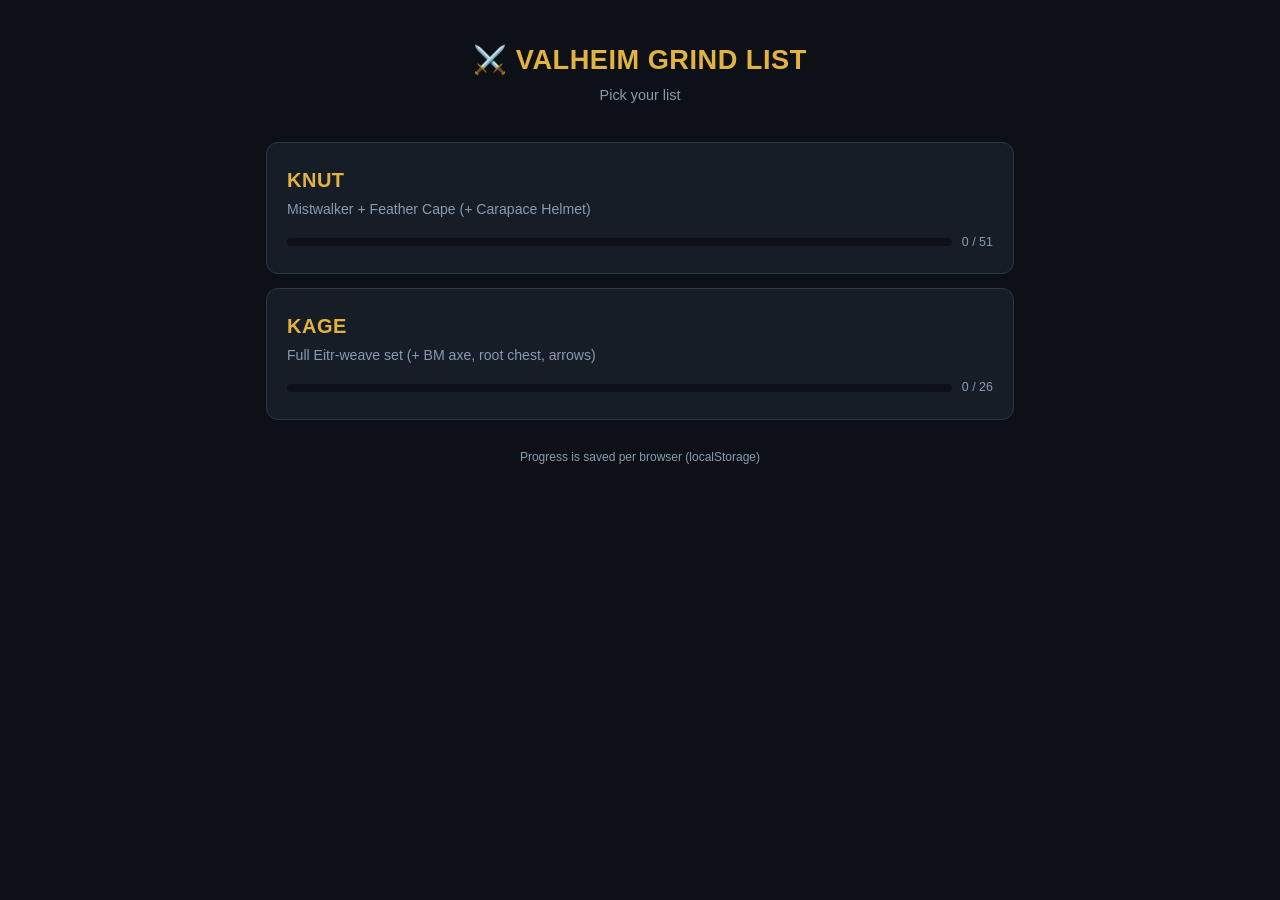
<file: index.html>
<!DOCTYPE html>
<html lang="en">
<head>
<meta charset="UTF-8">
<meta name="viewport" content="width=device-width, initial-scale=1.0">
<title>Valheim Grind List</title>
<meta name="description" content="Valheim grind trackers for Knut and Kage">
<link rel="icon" href="data:image/svg+xml,<svg xmlns='http://www.w3.org/2000/svg' viewBox='0 0 100 100'><text y='.9em' font-size='90'>&#x2694;&#xFE0F;</text></svg>">
<link rel="stylesheet" href="/assets/app.css">
</head>
<body>
<header>
  <h1>&#x2694;&#xFE0F; Valheim Grind List</h1>
  <div class="subtitle">Pick your list</div>
</header>

<div class="pick">
  <a href="/knut">
    <div class="who">Knut</div>
    <div class="goal">Mistwalker + Feather Cape (+ Carapace Helmet)</div>
    <div class="mini">
      <div class="progress-track"><div class="progress-fill" id="knutFill"></div></div>
      <span class="pct" id="knutPct">0 / 0</span>
    </div>
  </a>
  <a href="/kage">
    <div class="who">Kage</div>
    <div class="goal">Full Eitr-weave set (+ BM axe, root chest, arrows)</div>
    <div class="mini">
      <div class="progress-track"><div class="progress-fill" id="kageFill"></div></div>
      <span class="pct" id="kagePct">0 / 0</span>
    </div>
  </a>
</div>

<footer>Progress is saved per browser (localStorage)</footer>

<script src="/assets/data-knut.js"></script>
<script>window.KNUT_DATA = window.GRIND_DATA;</script>
<script src="/assets/data-kage.js"></script>
<script>window.KAGE_DATA = window.GRIND_DATA;</script>
<script>
(function () {
  function summarise(data, key, fillId, pctId) {
    let state = {};
    try { state = JSON.parse(localStorage.getItem(key)) || {}; } catch (e) { state = {}; }
    let total = 0, done = 0;
    data.forEach((step, si) => {
      step.items.forEach((_, ii) => {
        total++;
        if (state[si + "-" + ii]) done++;
      });
    });
    document.getElementById(pctId).textContent = done + " / " + total;
    document.getElementById(fillId).style.width = (total ? (done / total) * 100 : 0) + "%";
  }
  summarise(window.KNUT_DATA, "valheim-grind-v1", "knutFill", "knutPct");
  summarise(window.KAGE_DATA, "valheim-grind-kage-v1", "kageFill", "kagePct");
})();
</script>
</body>
</html>
</file>
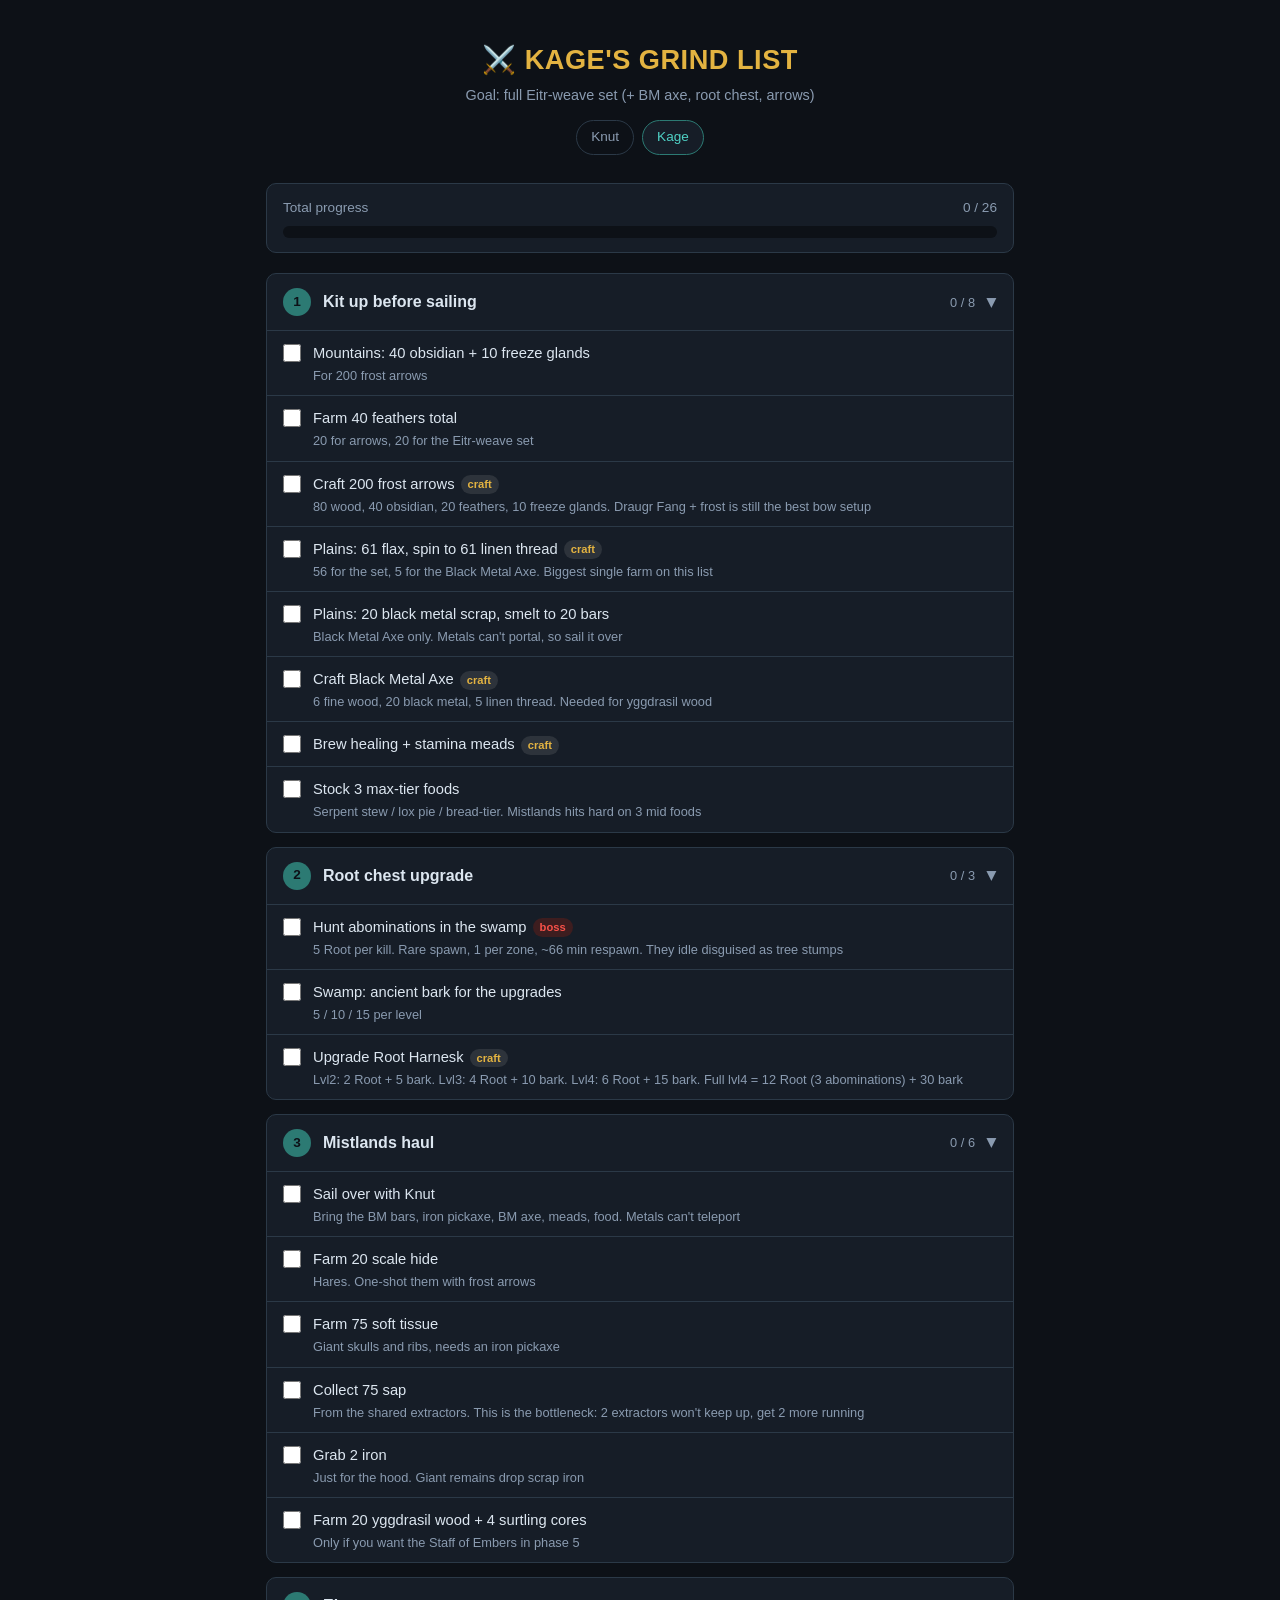
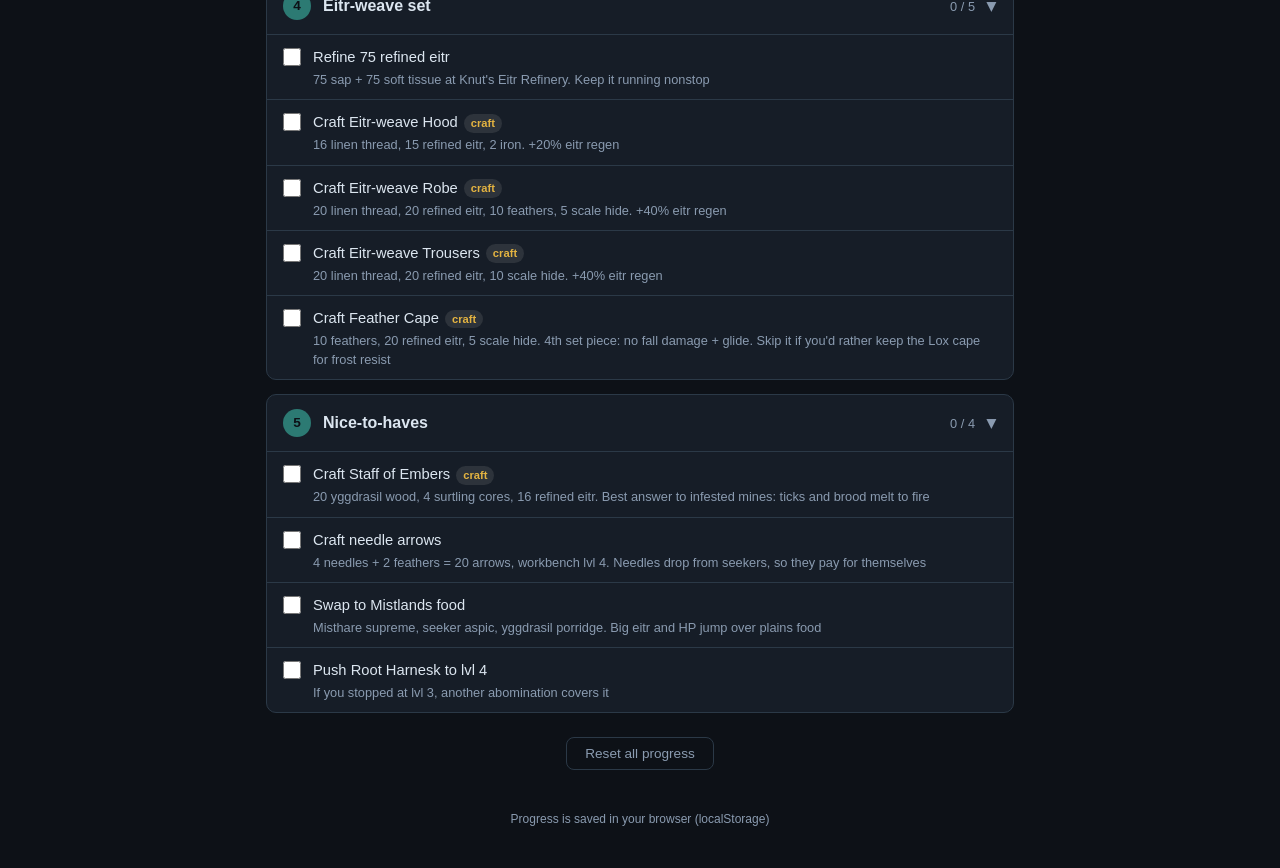
<file: kage.html>
<!DOCTYPE html>
<html lang="en">
<head>
<meta charset="UTF-8">
<meta name="viewport" content="width=device-width, initial-scale=1.0">
<title>Kage &#183; Valheim Grind List</title>
<meta name="description" content="Eitr-weave set grind tracker">
<link rel="icon" href="data:image/svg+xml,<svg xmlns='http://www.w3.org/2000/svg' viewBox='0 0 100 100'><text y='.9em' font-size='90'>&#x2694;&#xFE0F;</text></svg>">
<link rel="stylesheet" href="/assets/app.css">
</head>
<body>
<header>
  <h1>&#x2694;&#xFE0F; Kage's Grind List</h1>
  <div class="subtitle">Goal: full Eitr-weave set (+ BM axe, root chest, arrows)</div>
  <nav class="nav">
    <a href="/knut">Knut</a>
    <a href="/kage" class="active">Kage</a>
  </nav>
</header>

<div class="total-bar">
  <div class="label"><span>Total progress</span><span id="totalCount">0 / 0</span></div>
  <div class="progress-track"><div class="progress-fill" id="totalFill"></div></div>
</div>

<div id="steps"></div>

<div class="reset-row">
  <button class="reset" id="resetBtn">Reset all progress</button>
</div>

<footer>Progress is saved in your browser (localStorage)</footer>

<script>window.GRIND_KEY = "valheim-grind-kage-v1";</script>
<script src="/assets/data-kage.js"></script>
<script src="/assets/app.js"></script>
</body>
</html>
</file>
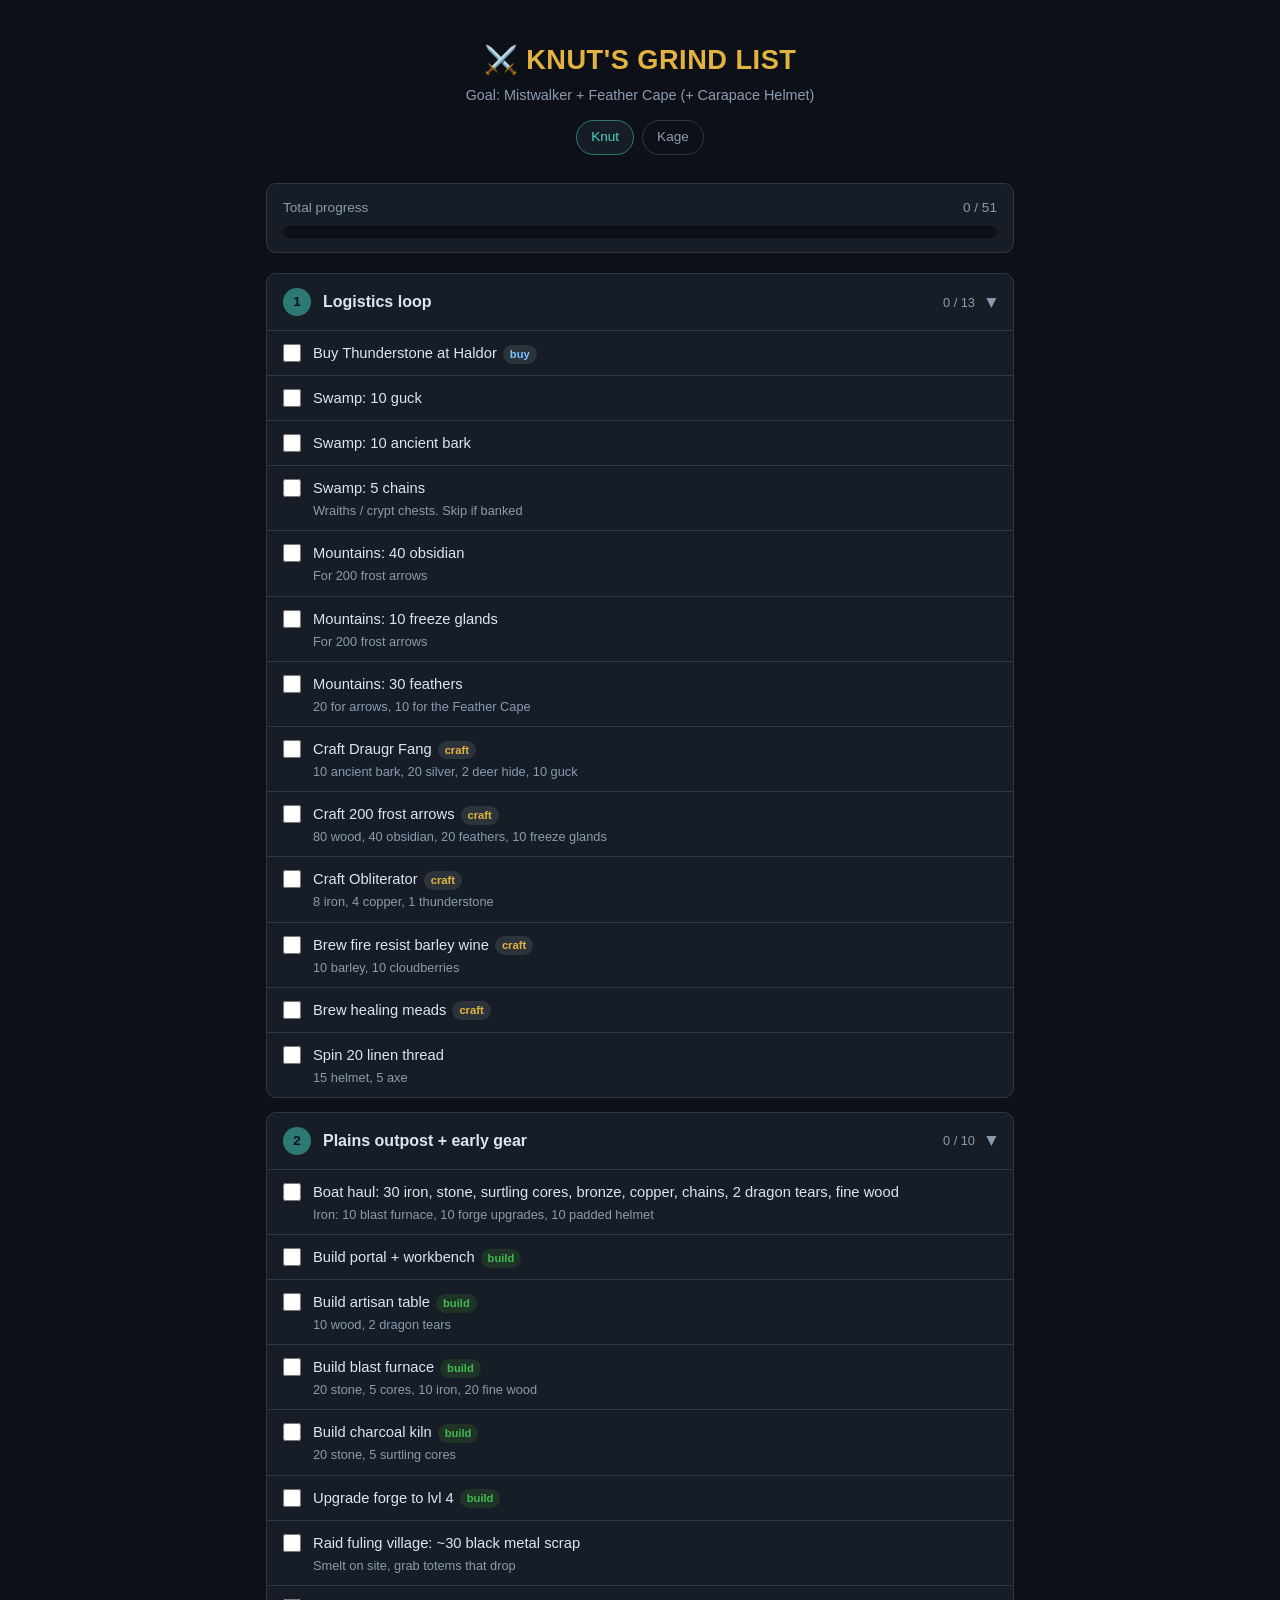
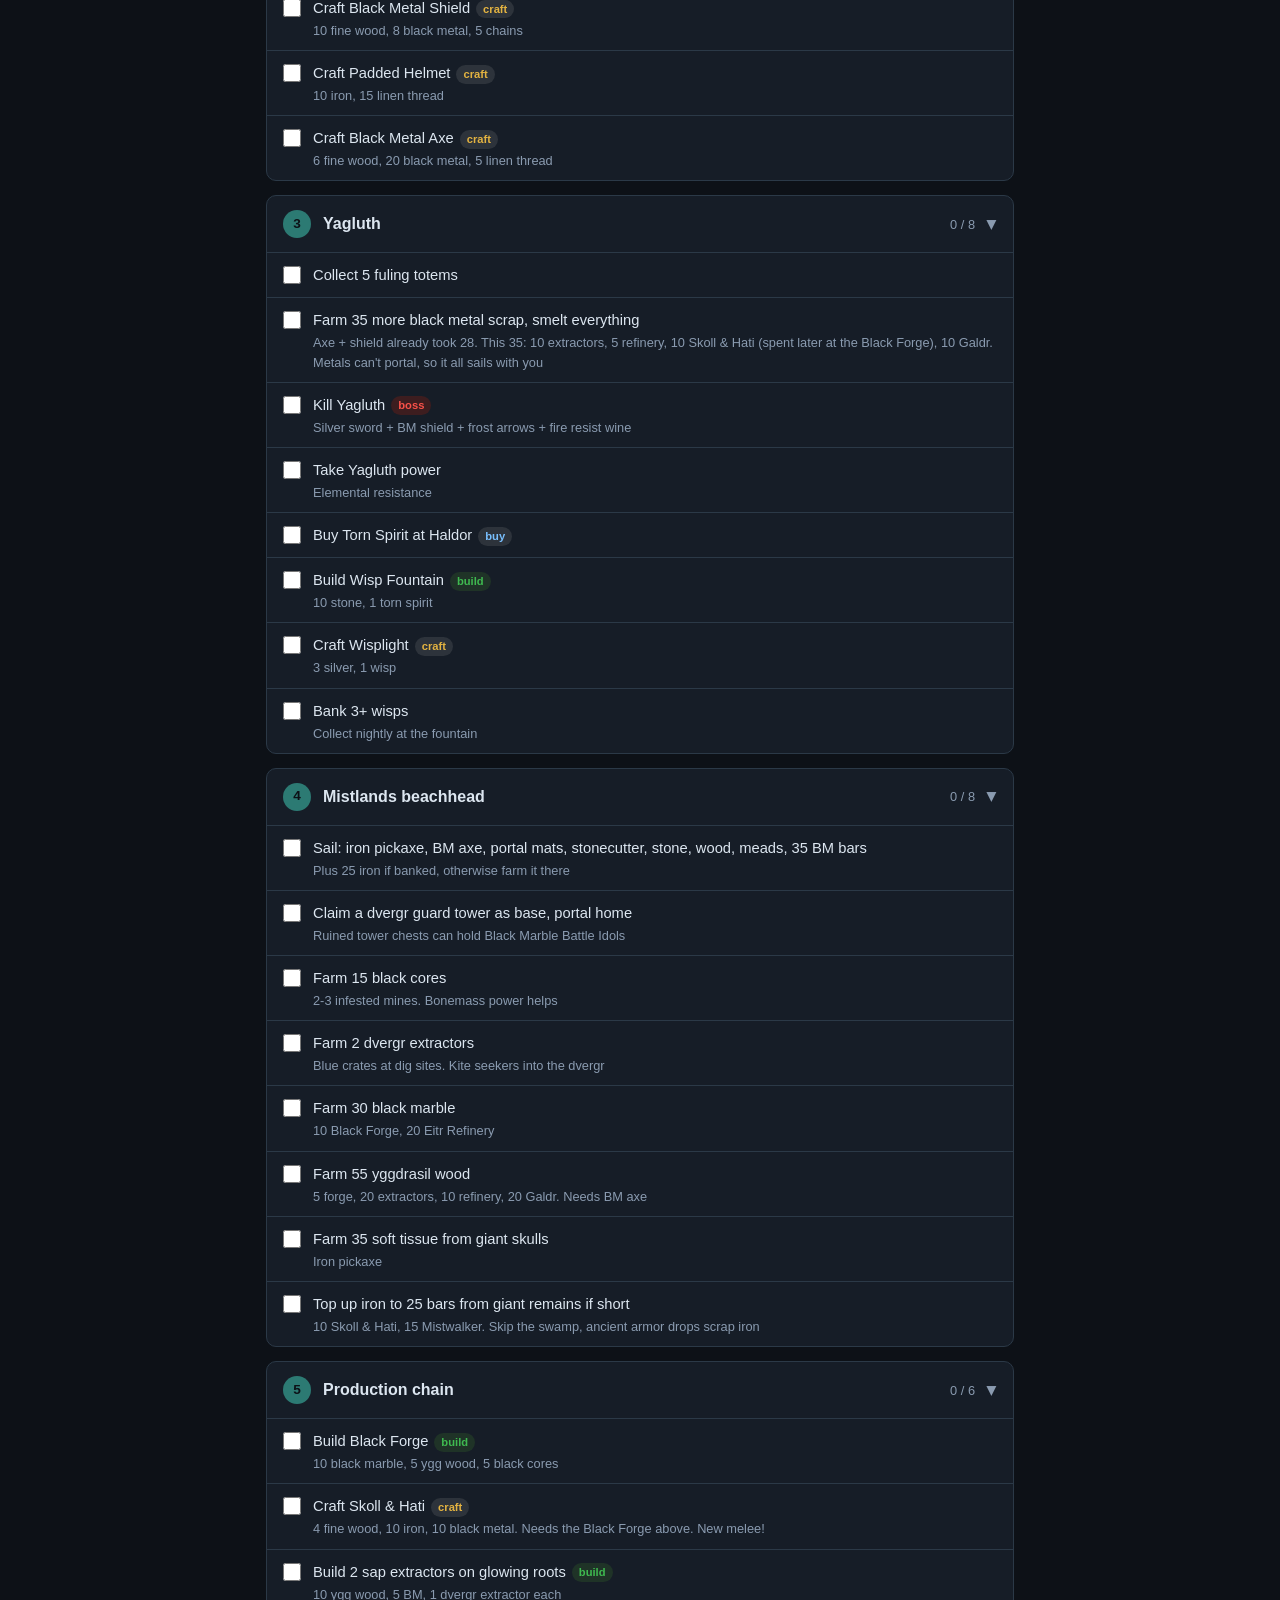
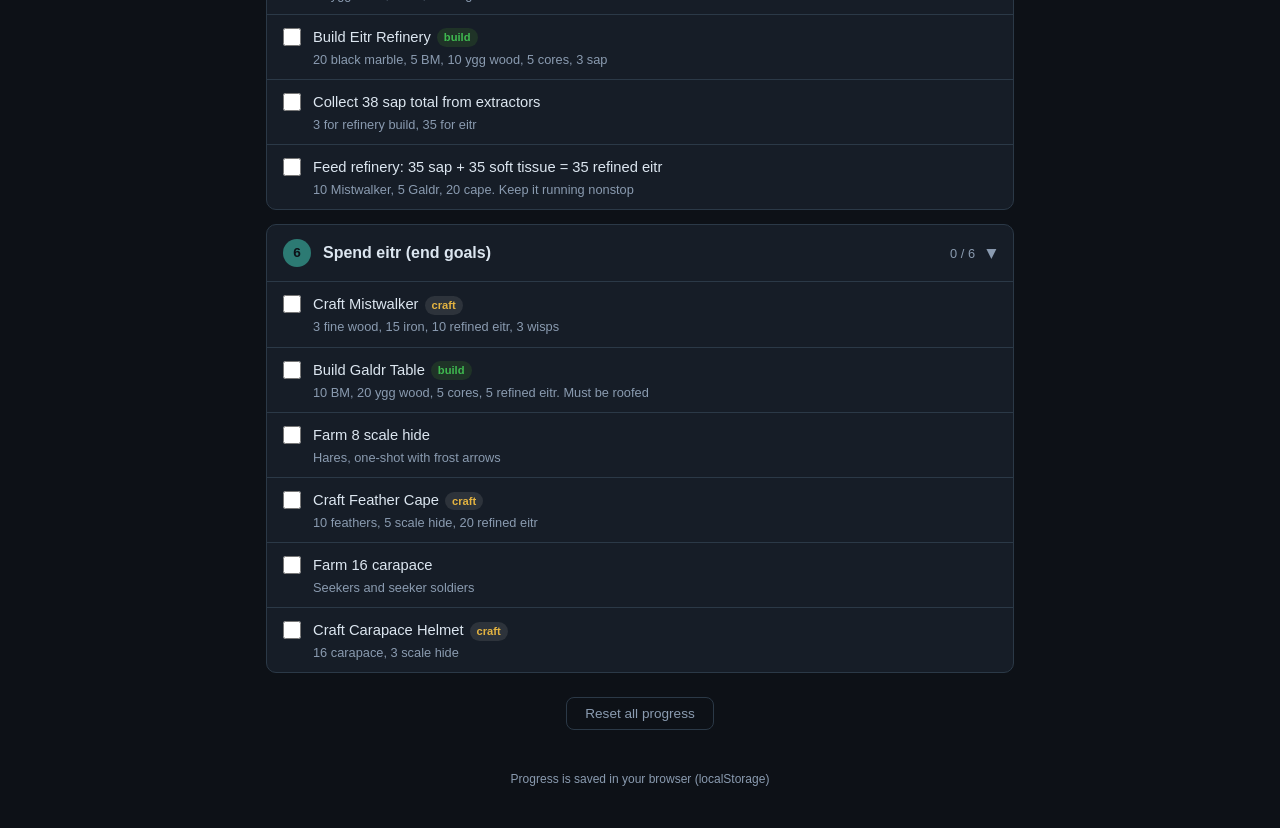
<file: knut.html>
<!DOCTYPE html>
<html lang="en">
<head>
<meta charset="UTF-8">
<meta name="viewport" content="width=device-width, initial-scale=1.0">
<title>Knut &#183; Valheim Grind List</title>
<meta name="description" content="Mistwalker + Feather Cape grind tracker">
<link rel="icon" href="data:image/svg+xml,<svg xmlns='http://www.w3.org/2000/svg' viewBox='0 0 100 100'><text y='.9em' font-size='90'>&#x2694;&#xFE0F;</text></svg>">
<link rel="stylesheet" href="/assets/app.css">
</head>
<body>
<header>
  <h1>&#x2694;&#xFE0F; Knut's Grind List</h1>
  <div class="subtitle">Goal: Mistwalker + Feather Cape (+ Carapace Helmet)</div>
  <nav class="nav">
    <a href="/knut" class="active">Knut</a>
    <a href="/kage">Kage</a>
  </nav>
</header>

<div class="total-bar">
  <div class="label"><span>Total progress</span><span id="totalCount">0 / 0</span></div>
  <div class="progress-track"><div class="progress-fill" id="totalFill"></div></div>
</div>

<div id="steps"></div>

<div class="reset-row">
  <button class="reset" id="resetBtn">Reset all progress</button>
</div>

<footer>Progress is saved in your browser (localStorage)</footer>

<script>window.GRIND_KEY = "valheim-grind-v1";</script>
<script src="/assets/data-knut.js"></script>
<script src="/assets/app.js"></script>
</body>
</html>
</file>
<file: assets/app.css>
:root {
    --bg: #0d1117;
    --bg-card: #161d27;
    --bg-item: #1c2531;
    --border: #2b3947;
    --text: #dce6f0;
    --text-dim: #8a9bb0;
    --accent: #4fd1c5;
    --accent-dim: #2c7a73;
    --gold: #e3b341;
    --done: #3fb950;
    --danger: #f85149;
  }
  * { margin: 0; padding: 0; box-sizing: border-box; }
  body {
    background: var(--bg);
    color: var(--text);
    font-family: -apple-system, BlinkMacSystemFont, "Segoe UI", Roboto, sans-serif;
    line-height: 1.5;
    padding: 16px;
    max-width: 780px;
    margin: 0 auto;
  }
  header { text-align: center; padding: 24px 0 8px; }
  h1 {
    font-size: 1.7rem;
    letter-spacing: 0.5px;
    color: var(--gold);
    text-transform: uppercase;
  }
  .subtitle { color: var(--text-dim); font-size: 0.9rem; margin-top: 4px; }

  .total-bar {
    margin: 20px 0;
    background: var(--bg-card);
    border: 1px solid var(--border);
    border-radius: 10px;
    padding: 14px 16px;
  }
  .total-bar .label {
    display: flex;
    justify-content: space-between;
    font-size: 0.85rem;
    color: var(--text-dim);
    margin-bottom: 8px;
  }
  .progress-track {
    background: var(--bg);
    border-radius: 6px;
    height: 12px;
    overflow: hidden;
  }
  .progress-fill {
    height: 100%;
    background: linear-gradient(90deg, var(--accent-dim), var(--accent));
    border-radius: 6px;
    width: 0%;
    transition: width 0.3s ease;
  }

  .step {
    background: var(--bg-card);
    border: 1px solid var(--border);
    border-radius: 10px;
    margin-bottom: 14px;
    overflow: hidden;
  }
  .step.done { border-color: var(--done); }
  .step-header {
    display: flex;
    align-items: center;
    gap: 12px;
    padding: 14px 16px;
    cursor: pointer;
    user-select: none;
  }
  .step-header:hover { background: var(--bg-item); }
  .step-num {
    background: var(--accent-dim);
    color: var(--bg);
    font-weight: 700;
    min-width: 28px;
    height: 28px;
    border-radius: 50%;
    display: flex;
    align-items: center;
    justify-content: center;
    font-size: 0.85rem;
    flex-shrink: 0;
  }
  .step.done .step-num { background: var(--done); }
  .step-title { font-weight: 600; flex: 1; }
  .step-count { color: var(--text-dim); font-size: 0.8rem; white-space: nowrap; }
  .chevron { color: var(--text-dim); transition: transform 0.2s; font-size: 0.8rem; }
  .step.open .chevron { transform: rotate(90deg); }
  .step-body { display: none; border-top: 1px solid var(--border); }
  .step.open .step-body { display: block; }

  .item {
    display: flex;
    align-items: flex-start;
    gap: 12px;
    padding: 10px 16px;
    border-bottom: 1px solid var(--border);
    cursor: pointer;
  }
  .item:last-child { border-bottom: none; }
  .item:hover { background: var(--bg-item); }
  .item input[type="checkbox"] {
    accent-color: var(--accent);
    width: 18px;
    height: 18px;
    margin-top: 3px;
    flex-shrink: 0;
    cursor: pointer;
  }
  .item.checked .item-text { text-decoration: line-through; color: var(--text-dim); }
  .item-text { font-size: 0.92rem; }
  .item-note { display: block; color: var(--text-dim); font-size: 0.8rem; margin-top: 1px; }
  .item.checked .item-note { text-decoration: line-through; }

  .tag {
    display: inline-block;
    font-size: 0.7rem;
    padding: 1px 7px;
    border-radius: 10px;
    margin-left: 6px;
    vertical-align: middle;
    font-weight: 600;
  }
  .tag.craft { background: #2d333b; color: var(--gold); }
  .tag.buy { background: #2d333b; color: #79c0ff; }
  .tag.boss { background: #3d1d1f; color: var(--danger); }
  .tag.build { background: #1f3327; color: var(--done); }

  .reset-row { text-align: center; margin: 24px 0 40px; }
  button.reset {
    background: none;
    border: 1px solid var(--border);
    color: var(--text-dim);
    padding: 8px 18px;
    border-radius: 8px;
    cursor: pointer;
    font-size: 0.85rem;
  }
  button.reset:hover { border-color: var(--danger); color: var(--danger); }

  footer { text-align: center; color: var(--text-dim); font-size: 0.75rem; padding-bottom: 24px; }

  /* --- nav + landing (multi-page) --- */
  .nav {
    display: flex;
    gap: 8px;
    justify-content: center;
    margin-top: 14px;
  }
  .nav a {
    color: var(--text-dim);
    text-decoration: none;
    font-size: 0.85rem;
    padding: 6px 14px;
    border: 1px solid var(--border);
    border-radius: 999px;
    transition: all 0.15s;
  }
  .nav a:hover { color: var(--text); border-color: var(--accent-dim); }
  .nav a.active {
    color: var(--accent);
    border-color: var(--accent-dim);
    background: var(--bg-card);
  }

  .pick { display: grid; gap: 14px; margin: 28px 0; }
  .pick a {
    display: block;
    background: var(--bg-card);
    border: 1px solid var(--border);
    border-radius: 12px;
    padding: 22px 20px;
    text-decoration: none;
    color: var(--text);
    transition: border-color 0.15s, transform 0.15s;
  }
  .pick a:hover { border-color: var(--accent-dim); transform: translateY(-2px); }
  .pick .who {
    font-size: 1.25rem;
    font-weight: 700;
    color: var(--gold);
    text-transform: uppercase;
    letter-spacing: 0.5px;
  }
  .pick .goal { color: var(--text-dim); font-size: 0.88rem; margin: 4px 0 12px; }
  .pick .mini { display: flex; align-items: center; gap: 10px; }
  .pick .mini .progress-track { flex: 1; height: 8px; }
  .pick .mini .pct { font-size: 0.78rem; color: var(--text-dim); white-space: nowrap; }
</file>
